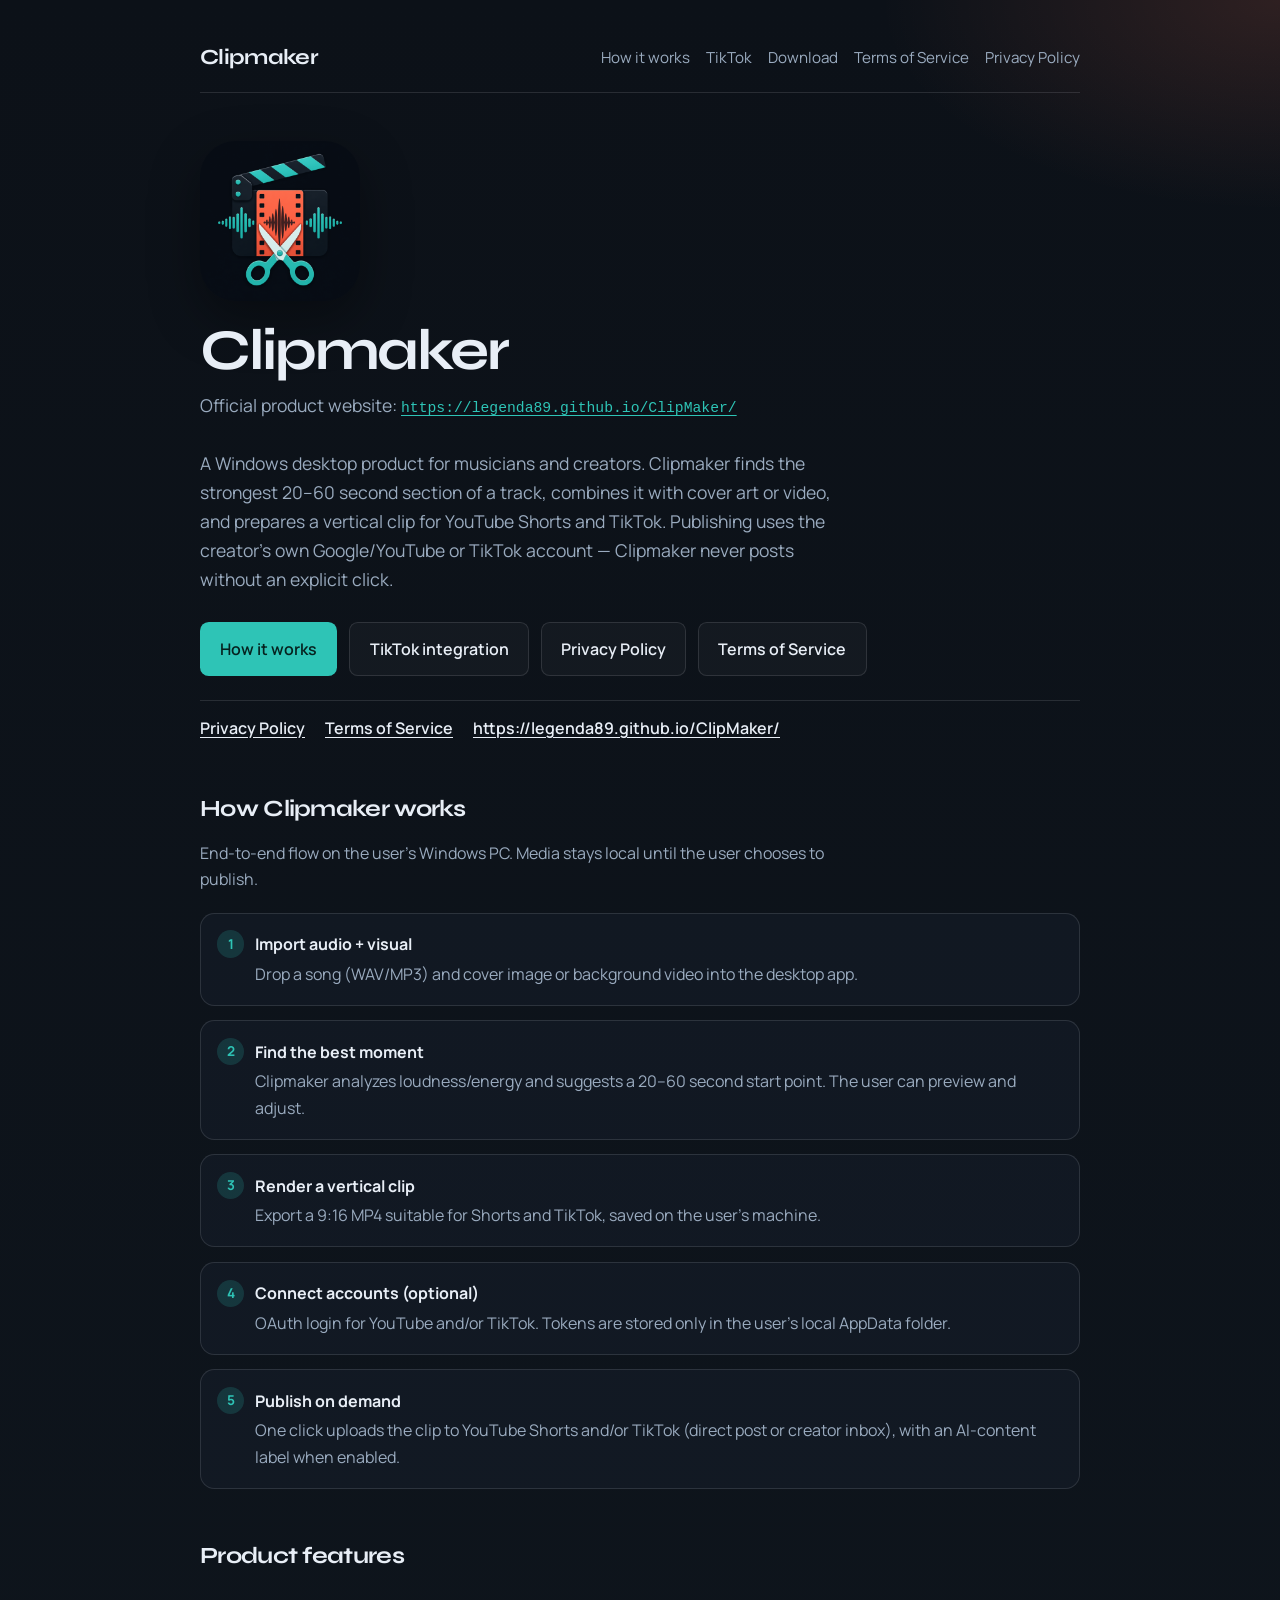
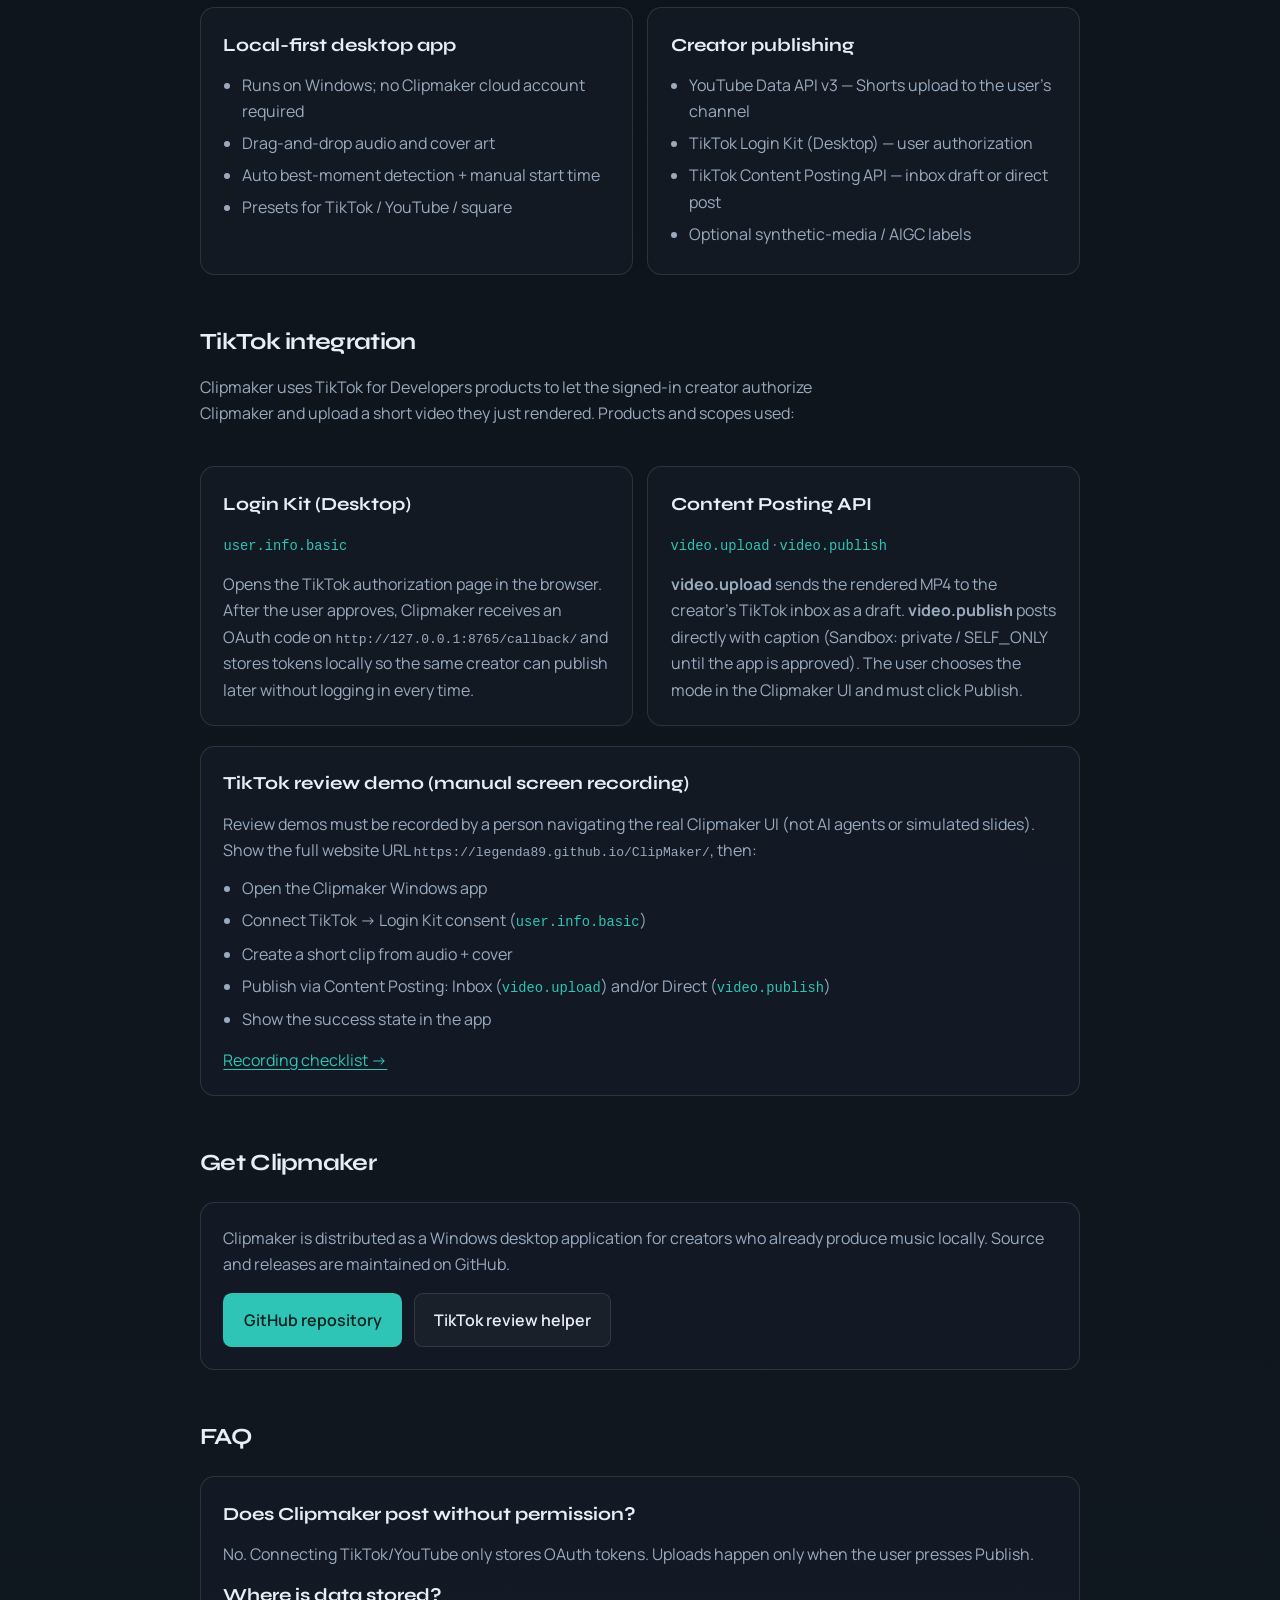
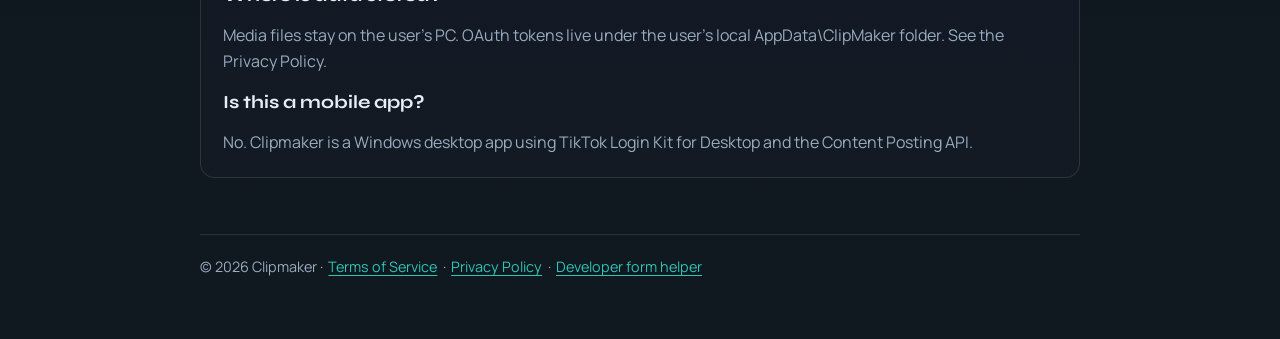
<file: docs/index.html>
<!DOCTYPE html>
<html lang="en">
<head>
  <meta charset="utf-8" />
  <meta name="viewport" content="width=device-width, initial-scale=1" />
  <title>Clipmaker</title>
  <meta name="application-name" content="Clipmaker" />
  <meta property="og:site_name" content="Clipmaker" />
  <meta property="og:title" content="Clipmaker" />
  <meta name="description" content="Clipmaker is a Windows desktop app that finds the best 20–60 second moment in a song, builds a vertical video with your cover art, and publishes to YouTube Shorts or TikTok with the user’s own account." />
  <link rel="icon" href="favicon.ico" sizes="any" />
  <link rel="icon" type="image/png" href="favicon-32.png" sizes="32x32" />
  <link rel="icon" type="image/png" href="favicon-16.png" sizes="16x16" />
  <link rel="apple-touch-icon" href="apple-touch-icon.png" sizes="180x180" />
  <link rel="preconnect" href="https://fonts.googleapis.com" />
  <link rel="preconnect" href="https://fonts.gstatic.com" crossorigin />
  <link href="https://fonts.googleapis.com/css2?family=Manrope:wght@400;600;700&family=Syne:wght@700;800&display=swap" rel="stylesheet" />
  <link rel="stylesheet" href="styles.css" />
</head>
<body>
  <div class="wrap">
    <nav class="nav">
      <a class="brand" href="index.html">Clipmaker</a>
      <div class="nav-links">
        <a href="#how">How it works</a>
        <a href="#tiktok">TikTok</a>
        <a href="#download">Download</a>
        <a href="terms.html">Terms of Service</a>
        <a href="privacy.html">Privacy Policy</a>
      </div>
    </nav>

    <header class="hero">
      <img class="app-icon" src="app-icon-1024.png" width="160" height="160" alt="Clipmaker app icon" />
      <h1>Clipmaker</h1>
      <p class="product-url">
        Official product website:
        <a href="https://legenda89.github.io/ClipMaker/">https://legenda89.github.io/ClipMaker/</a>
      </p>
      <p>
        A Windows desktop product for musicians and creators. Clipmaker finds the strongest
        20–60 second section of a track, combines it with cover art or video, and prepares a
        vertical clip for YouTube Shorts and TikTok. Publishing uses the creator’s own
        Google/YouTube or TikTok account — Clipmaker never posts without an explicit click.
      </p>
      <div class="cta-row">
        <a class="btn btn-primary" href="#how">How it works</a>
        <a class="btn btn-ghost" href="#tiktok">TikTok integration</a>
        <a class="btn btn-ghost" href="privacy.html">Privacy Policy</a>
        <a class="btn btn-ghost" href="terms.html">Terms of Service</a>
      </div>
      <div class="legal-bar">
        <a href="privacy.html">Privacy Policy</a>
        <a href="terms.html">Terms of Service</a>
        <a href="https://legenda89.github.io/ClipMaker/">https://legenda89.github.io/ClipMaker/</a>
      </div>
    </header>

    <section class="section" id="how">
      <h2>How Clipmaker works</h2>
      <p class="lead">End-to-end flow on the user’s Windows PC. Media stays local until the user chooses to publish.</p>
      <ol class="steps">
        <li>
          <strong>Import audio + visual</strong>
          Drop a song (WAV/MP3) and cover image or background video into the desktop app.
        </li>
        <li>
          <strong>Find the best moment</strong>
          Clipmaker analyzes loudness/energy and suggests a 20–60 second start point. The user can preview and adjust.
        </li>
        <li>
          <strong>Render a vertical clip</strong>
          Export a 9:16 MP4 suitable for Shorts and TikTok, saved on the user’s machine.
        </li>
        <li>
          <strong>Connect accounts (optional)</strong>
          OAuth login for YouTube and/or TikTok. Tokens are stored only in the user’s local AppData folder.
        </li>
        <li>
          <strong>Publish on demand</strong>
          One click uploads the clip to YouTube Shorts and/or TikTok (direct post or creator inbox), with an AI-content label when enabled.
        </li>
      </ol>
    </section>

    <section class="section">
      <h2>Product features</h2>
      <div class="grid-2">
        <div class="panel">
          <h3>Local-first desktop app</h3>
          <ul>
            <li>Runs on Windows; no Clipmaker cloud account required</li>
            <li>Drag-and-drop audio and cover art</li>
            <li>Auto best-moment detection + manual start time</li>
            <li>Presets for TikTok / YouTube / square</li>
          </ul>
        </div>
        <div class="panel">
          <h3>Creator publishing</h3>
          <ul>
            <li>YouTube Data API v3 — Shorts upload to the user’s channel</li>
            <li>TikTok Login Kit (Desktop) — user authorization</li>
            <li>TikTok Content Posting API — inbox draft or direct post</li>
            <li>Optional synthetic-media / AIGC labels</li>
          </ul>
        </div>
      </div>
    </section>

    <section class="section" id="tiktok">
      <h2>TikTok integration</h2>
      <p class="lead">
        Clipmaker uses TikTok for Developers products to let the signed-in creator authorize
        Clipmaker and upload a short video they just rendered. Products and scopes used:
      </p>
      <div class="grid-2">
        <div class="panel">
          <h3>Login Kit (Desktop)</h3>
          <p><span class="scope">user.info.basic</span></p>
          <p>
            Opens the TikTok authorization page in the browser. After the user approves,
            Clipmaker receives an OAuth code on <code>http://127.0.0.1:8765/callback/</code>
            and stores tokens locally so the same creator can publish later without logging in every time.
          </p>
        </div>
        <div class="panel">
          <h3>Content Posting API</h3>
          <p><span class="scope">video.upload</span> · <span class="scope">video.publish</span></p>
          <p>
            <strong>video.upload</strong> sends the rendered MP4 to the creator’s TikTok inbox as a draft.
            <strong>video.publish</strong> posts directly with caption (Sandbox: private / SELF_ONLY until the app is approved).
            The user chooses the mode in the Clipmaker UI and must click Publish.
          </p>
        </div>
      </div>
      <div class="panel">
        <h3>TikTok review demo (manual screen recording)</h3>
        <p>
          Review demos must be recorded by a person navigating the real Clipmaker UI
          (not AI agents or simulated slides). Show the full website URL
          <code>https://legenda89.github.io/ClipMaker/</code>, then:
        </p>
        <ul>
          <li>Open the Clipmaker Windows app</li>
          <li>Connect TikTok → Login Kit consent (<span class="scope">user.info.basic</span>)</li>
          <li>Create a short clip from audio + cover</li>
          <li>Publish via Content Posting: Inbox (<span class="scope">video.upload</span>) and/or Direct (<span class="scope">video.publish</span>)</li>
          <li>Show the success state in the app</li>
        </ul>
        <p style="margin-top:0.9rem"><a href="tiktok-fill.html">Recording checklist →</a></p>
      </div>
    </section>

    <section class="section" id="download">
      <h2>Get Clipmaker</h2>
      <div class="panel">
        <p>
          Clipmaker is distributed as a Windows desktop application for creators who already
          produce music locally. Source and releases are maintained on GitHub.
        </p>
        <div class="cta-row" style="margin-top:1rem">
          <a class="btn btn-primary" href="https://github.com/Legenda89/ClipMaker" target="_blank" rel="noopener">GitHub repository</a>
          <a class="btn btn-ghost" href="tiktok-fill.html">TikTok review helper</a>
        </div>
      </div>
    </section>

    <section class="section">
      <h2>FAQ</h2>
      <div class="panel">
        <h3>Does Clipmaker post without permission?</h3>
        <p>No. Connecting TikTok/YouTube only stores OAuth tokens. Uploads happen only when the user presses Publish.</p>
        <h3>Where is data stored?</h3>
        <p>Media files stay on the user’s PC. OAuth tokens live under the user’s local AppData\ClipMaker folder. See the Privacy Policy.</p>
        <h3>Is this a mobile app?</h3>
        <p>No. Clipmaker is a Windows desktop app using TikTok Login Kit for Desktop and the Content Posting API.</p>
      </div>
    </section>

    <footer class="footer">
      © <span id="y"></span> Clipmaker ·
      <a href="terms.html">Terms of Service</a> ·
      <a href="privacy.html">Privacy Policy</a> ·
      <a href="tiktok-fill.html">Developer form helper</a>
    </footer>
  </div>
  <script>document.getElementById("y").textContent = new Date().getFullYear();</script>
</body>
</html>
</file>
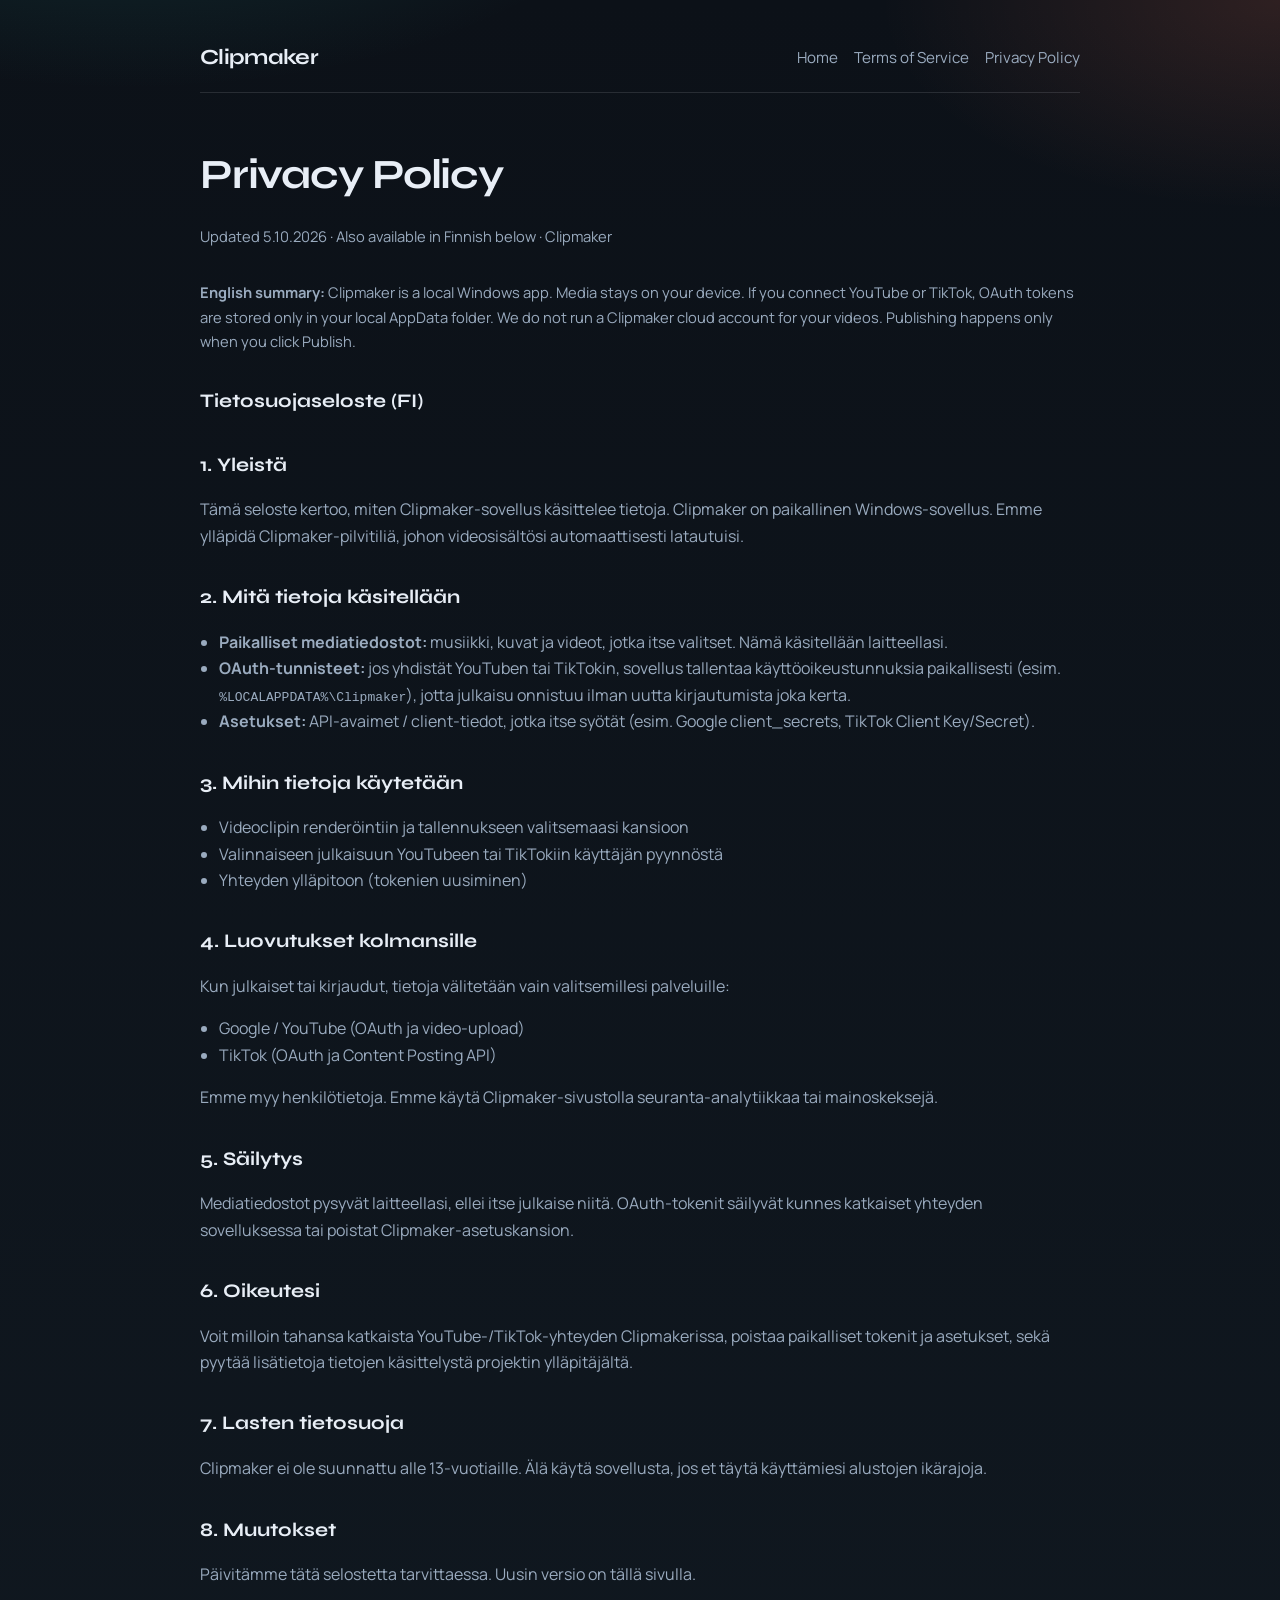
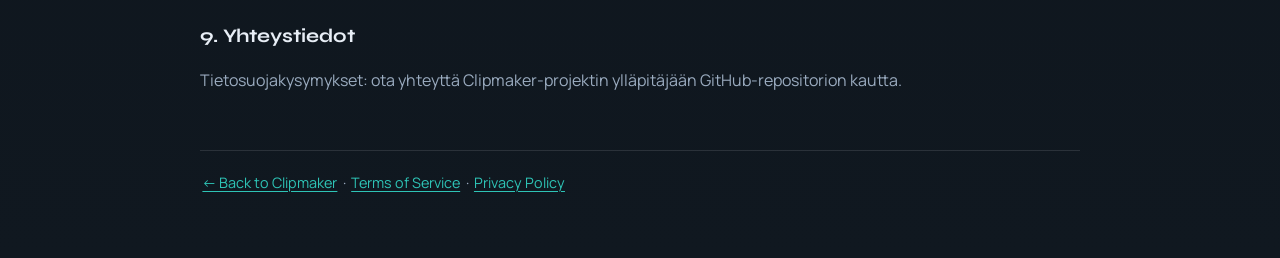
<file: docs/privacy.html>
<!DOCTYPE html>
<html lang="en">
<head>
  <meta charset="utf-8" />
  <meta name="viewport" content="width=device-width, initial-scale=1" />
  <title>Clipmaker — Privacy Policy</title>
  <meta name="application-name" content="Clipmaker" />
  <meta name="description" content="Privacy Policy for the Clipmaker Windows desktop application." />
  <link rel="icon" href="favicon.ico" sizes="any" />
  <link rel="icon" type="image/png" href="favicon-32.png" sizes="32x32" />
  <link rel="icon" type="image/png" href="favicon-16.png" sizes="16x16" />
  <link rel="apple-touch-icon" href="apple-touch-icon.png" sizes="180x180" />
  <link rel="preconnect" href="https://fonts.googleapis.com" />
  <link rel="preconnect" href="https://fonts.gstatic.com" crossorigin />
  <link href="https://fonts.googleapis.com/css2?family=Manrope:wght@400;600;700&family=Syne:wght@700;800&display=swap" rel="stylesheet" />
  <link rel="stylesheet" href="styles.css" />
</head>
<body>
  <div class="wrap legal">
    <nav class="nav">
      <a class="brand" href="index.html">Clipmaker</a>
      <div class="nav-links">
        <a href="index.html">Home</a>
        <a href="terms.html">Terms of Service</a>
        <a href="privacy.html">Privacy Policy</a>
      </div>
    </nav>

    <h1>Privacy Policy</h1>
    <p class="meta">Updated 5.10.2026 · Also available in Finnish below · Clipmaker</p>
    <p class="meta"><strong>English summary:</strong> Clipmaker is a local Windows app. Media stays on your device. If you connect YouTube or TikTok, OAuth tokens are stored only in your local AppData folder. We do not run a Clipmaker cloud account for your videos. Publishing happens only when you click Publish.</p>
    <h2>Tietosuojaseloste (FI)</h2>

    <h2>1. Yleistä</h2>
    <p>
      Tämä seloste kertoo, miten Clipmaker-sovellus käsittelee tietoja.
      Clipmaker on paikallinen Windows-sovellus. Emme ylläpidä Clipmaker-pilvitiliä,
      johon videosisältösi automaattisesti latautuisi.
    </p>

    <h2>2. Mitä tietoja käsitellään</h2>
    <ul>
      <li><strong>Paikalliset mediatiedostot:</strong> musiikki, kuvat ja videot, jotka itse valitset. Nämä käsitellään laitteellasi.</li>
      <li><strong>OAuth-tunnisteet:</strong> jos yhdistät YouTuben tai TikTokin, sovellus tallentaa käyttöoikeustunnuksia paikallisesti
        (esim. <code>%LOCALAPPDATA%\Clipmaker</code>), jotta julkaisu onnistuu ilman uutta kirjautumista joka kerta.</li>
      <li><strong>Asetukset:</strong> API-avaimet / client-tiedot, jotka itse syötät (esim. Google client_secrets, TikTok Client Key/Secret).</li>
    </ul>

    <h2>3. Mihin tietoja käytetään</h2>
    <ul>
      <li>Videoclipin renderöintiin ja tallennukseen valitsemaasi kansioon</li>
      <li>Valinnaiseen julkaisuun YouTubeen tai TikTokiin käyttäjän pyynnöstä</li>
      <li>Yhteyden ylläpitoon (tokenien uusiminen)</li>
    </ul>

    <h2>4. Luovutukset kolmansille</h2>
    <p>
      Kun julkaiset tai kirjaudut, tietoja välitetään vain valitsemillesi palveluille:
    </p>
    <ul>
      <li>Google / YouTube (OAuth ja video-upload)</li>
      <li>TikTok (OAuth ja Content Posting API)</li>
    </ul>
    <p>
      Emme myy henkilötietoja. Emme käytä Clipmaker-sivustolla seuranta-analytiikkaa tai mainoskeksejä.
    </p>

    <h2>5. Säilytys</h2>
    <p>
      Mediatiedostot pysyvät laitteellasi, ellei itse julkaise niitä.
      OAuth-tokenit säilyvät kunnes katkaiset yhteyden sovelluksessa tai poistat
      Clipmaker-asetuskansion.
    </p>

    <h2>6. Oikeutesi</h2>
    <p>
      Voit milloin tahansa katkaista YouTube-/TikTok-yhteyden Clipmakerissa,
      poistaa paikalliset tokenit ja asetukset, sekä pyytää lisätietoja
      tietojen käsittelystä projektin ylläpitäjältä.
    </p>

    <h2>7. Lasten tietosuoja</h2>
    <p>
      Clipmaker ei ole suunnattu alle 13-vuotiaille. Älä käytä sovellusta,
      jos et täytä käyttämiesi alustojen ikärajoja.
    </p>

    <h2>8. Muutokset</h2>
    <p>
      Päivitämme tätä selostetta tarvittaessa. Uusin versio on tällä sivulla.
    </p>

    <h2>9. Yhteystiedot</h2>
    <p>
      Tietosuojakysymykset: ota yhteyttä Clipmaker-projektin ylläpitäjään
      GitHub-repositorion kautta.
    </p>

    <footer class="footer">
      <a href="index.html">← Back to Clipmaker</a>
      · <a href="terms.html">Terms of Service</a>
      · <a href="privacy.html">Privacy Policy</a>
    </footer>
  </div>
</body>
</html>
</file>
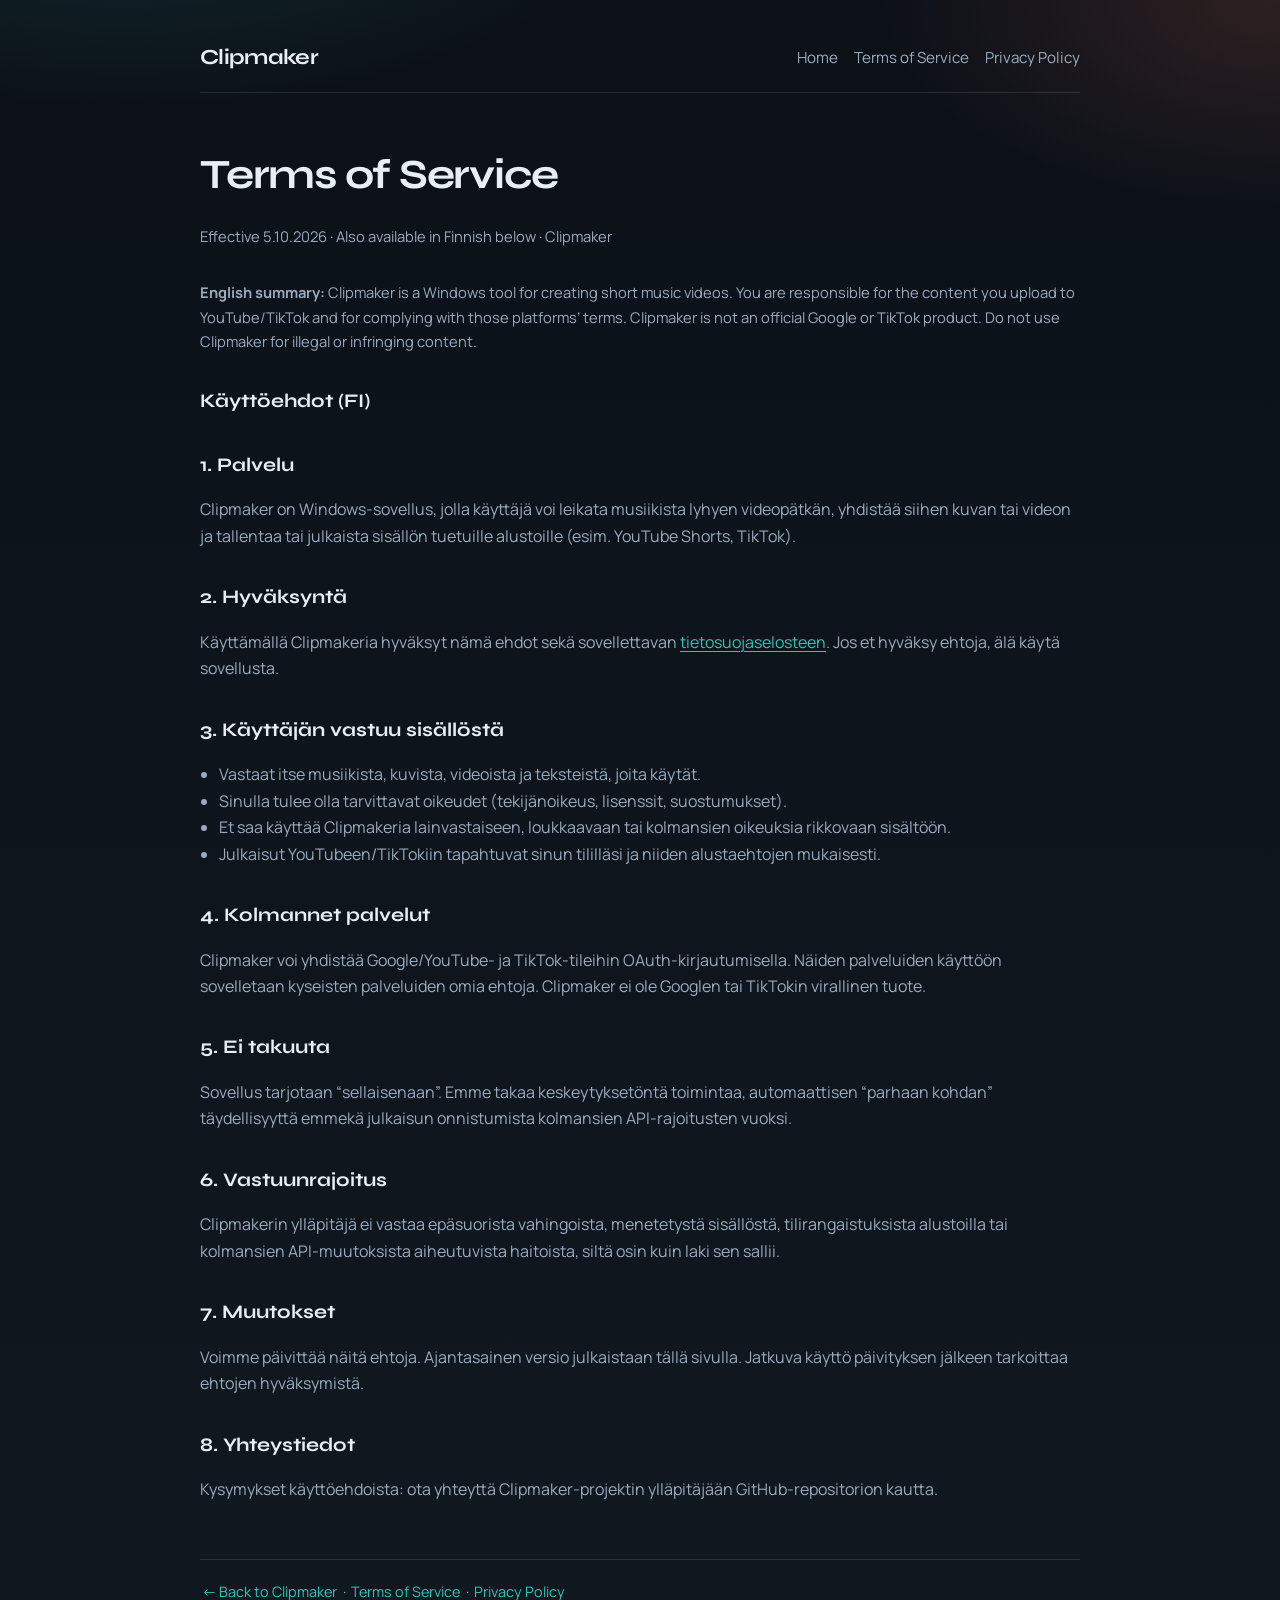
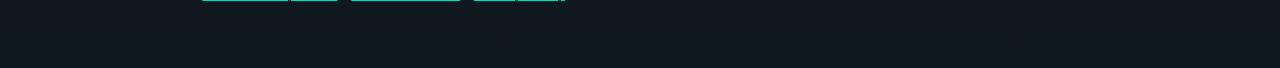
<file: docs/terms.html>
<!DOCTYPE html>
<html lang="en">
<head>
  <meta charset="utf-8" />
  <meta name="viewport" content="width=device-width, initial-scale=1" />
  <title>Clipmaker — Terms of Service</title>
  <meta name="application-name" content="Clipmaker" />
  <meta name="description" content="Terms of Service for the Clipmaker Windows desktop application." />
  <link rel="icon" href="favicon.ico" sizes="any" />
  <link rel="icon" type="image/png" href="favicon-32.png" sizes="32x32" />
  <link rel="icon" type="image/png" href="favicon-16.png" sizes="16x16" />
  <link rel="apple-touch-icon" href="apple-touch-icon.png" sizes="180x180" />
  <link rel="preconnect" href="https://fonts.googleapis.com" />
  <link rel="preconnect" href="https://fonts.gstatic.com" crossorigin />
  <link href="https://fonts.googleapis.com/css2?family=Manrope:wght@400;600;700&family=Syne:wght@700;800&display=swap" rel="stylesheet" />
  <link rel="stylesheet" href="styles.css" />
</head>
<body>
  <div class="wrap legal">
    <nav class="nav">
      <a class="brand" href="index.html">Clipmaker</a>
      <div class="nav-links">
        <a href="index.html">Home</a>
        <a href="terms.html">Terms of Service</a>
        <a href="privacy.html">Privacy Policy</a>
      </div>
    </nav>

    <h1>Terms of Service</h1>
    <p class="meta">Effective 5.10.2026 · Also available in Finnish below · Clipmaker</p>
    <p class="meta"><strong>English summary:</strong> Clipmaker is a Windows tool for creating short music videos. You are responsible for the content you upload to YouTube/TikTok and for complying with those platforms’ terms. Clipmaker is not an official Google or TikTok product. Do not use Clipmaker for illegal or infringing content.</p>
    <h2>Käyttöehdot (FI)</h2>

    <h2>1. Palvelu</h2>
    <p>
      Clipmaker on Windows-sovellus, jolla käyttäjä voi leikata musiikista lyhyen
      videopätkän, yhdistää siihen kuvan tai videon ja tallentaa tai julkaista
      sisällön tuetuille alustoille (esim. YouTube Shorts, TikTok).
    </p>

    <h2>2. Hyväksyntä</h2>
    <p>
      Käyttämällä Clipmakeria hyväksyt nämä ehdot sekä sovellettavan
      <a href="privacy.html">tietosuojaselosteen</a>. Jos et hyväksy ehtoja, älä käytä sovellusta.
    </p>

    <h2>3. Käyttäjän vastuu sisällöstä</h2>
    <ul>
      <li>Vastaat itse musiikista, kuvista, videoista ja teksteistä, joita käytät.</li>
      <li>Sinulla tulee olla tarvittavat oikeudet (tekijänoikeus, lisenssit, suostumukset).</li>
      <li>Et saa käyttää Clipmakeria lainvastaiseen, loukkaavaan tai kolmansien oikeuksia rikkovaan sisältöön.</li>
      <li>Julkaisut YouTubeen/TikTokiin tapahtuvat sinun tililläsi ja niiden alustaehtojen mukaisesti.</li>
    </ul>

    <h2>4. Kolmannet palvelut</h2>
    <p>
      Clipmaker voi yhdistää Google/YouTube- ja TikTok-tileihin OAuth-kirjautumisella.
      Näiden palveluiden käyttöön sovelletaan kyseisten palveluiden omia ehtoja.
      Clipmaker ei ole Googlen tai TikTokin virallinen tuote.
    </p>

    <h2>5. Ei takuuta</h2>
    <p>
      Sovellus tarjotaan “sellaisenaan”. Emme takaa keskeytyksetöntä toimintaa,
      automaattisen “parhaan kohdan” täydellisyyttä emmekä julkaisun onnistumista
      kolmansien API-rajoitusten vuoksi.
    </p>

    <h2>6. Vastuunrajoitus</h2>
    <p>
      Clipmakerin ylläpitäjä ei vastaa epäsuorista vahingoista, menetetystä sisällöstä,
      tilirangaistuksista alustoilla tai kolmansien API-muutoksista aiheutuvista haitoista,
      siltä osin kuin laki sen sallii.
    </p>

    <h2>7. Muutokset</h2>
    <p>
      Voimme päivittää näitä ehtoja. Ajantasainen versio julkaistaan tällä sivulla.
      Jatkuva käyttö päivityksen jälkeen tarkoittaa ehtojen hyväksymistä.
    </p>

    <h2>8. Yhteystiedot</h2>
    <p>
      Kysymykset käyttöehdoista: ota yhteyttä Clipmaker-projektin ylläpitäjään
      GitHub-repositorion kautta.
    </p>

    <footer class="footer">
      <a href="index.html">← Back to Clipmaker</a>
      · <a href="terms.html">Terms of Service</a>
      · <a href="privacy.html">Privacy Policy</a>
    </footer>
  </div>
</body>
</html>
</file>
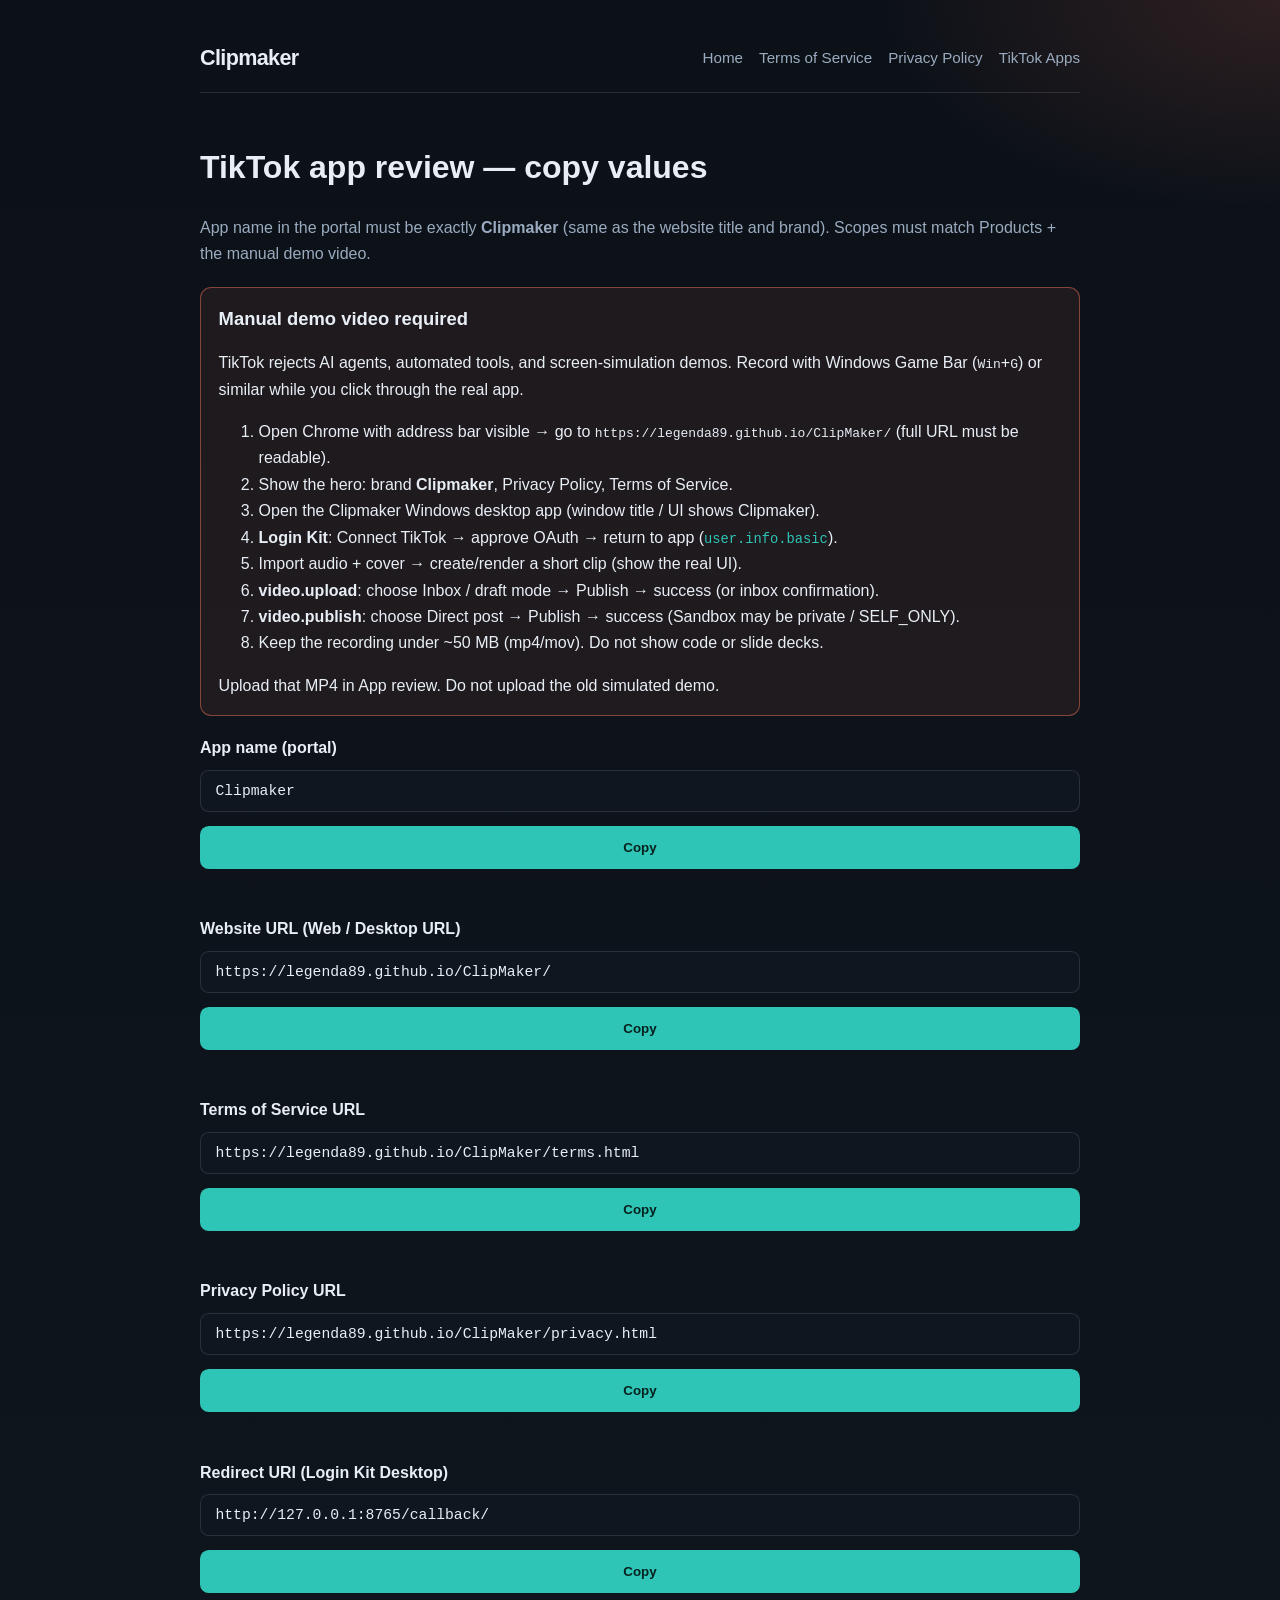
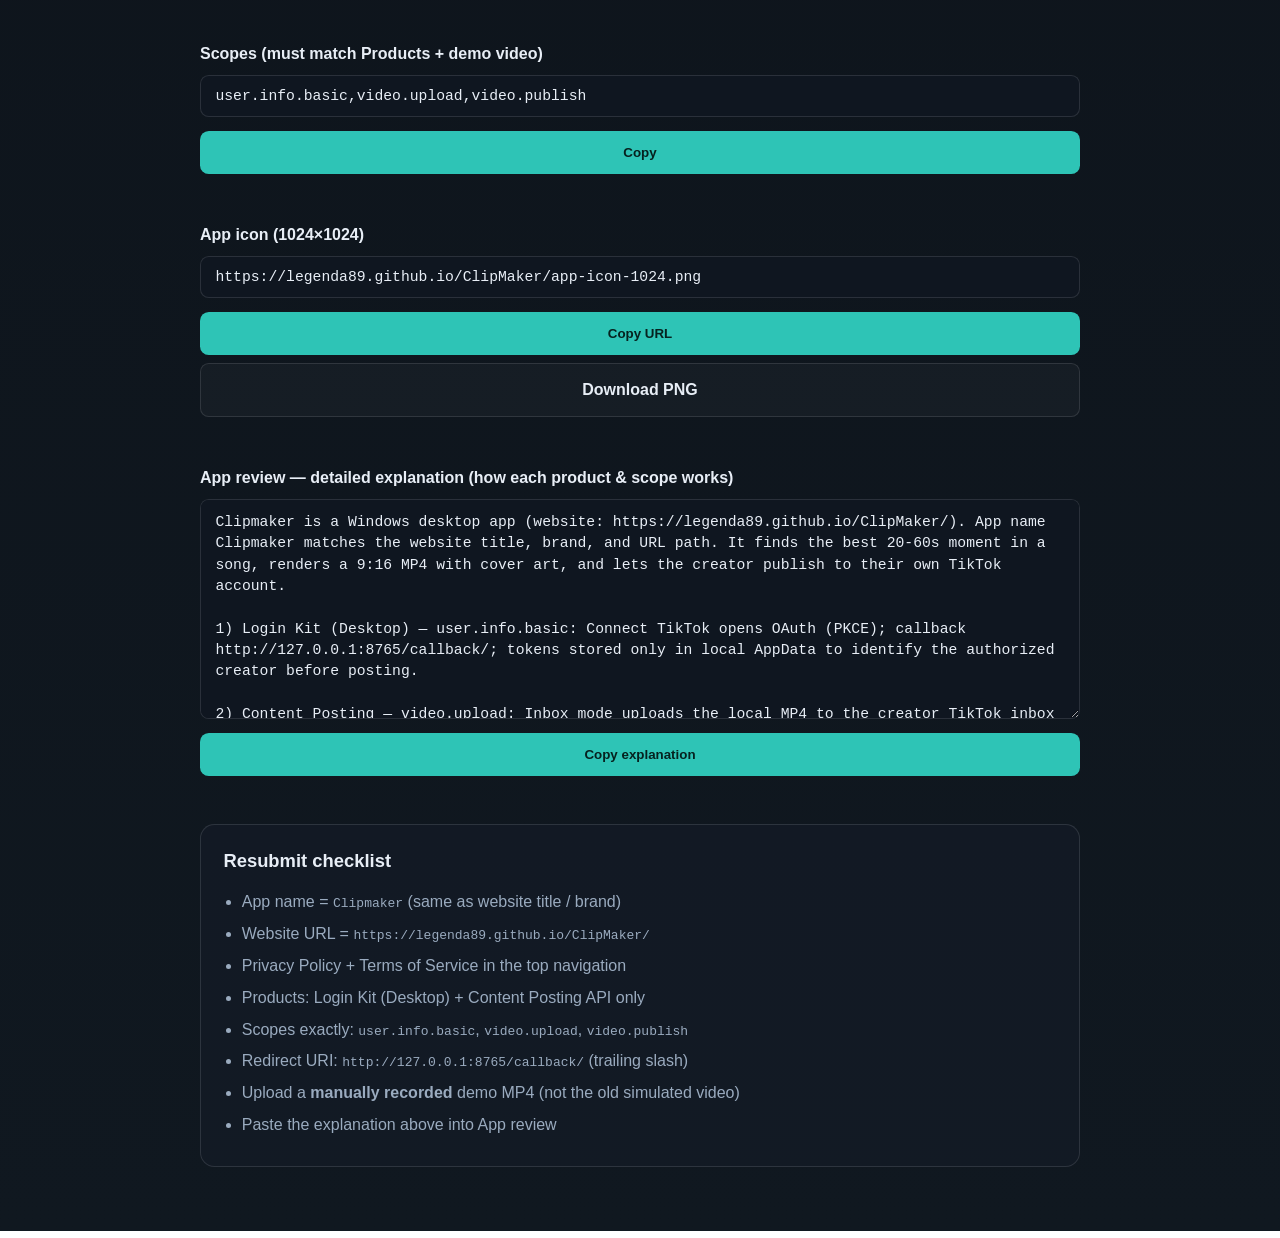
<file: docs/tiktok-fill.html>
<!DOCTYPE html>
<html lang="en">
<head>
  <meta charset="utf-8" />
  <meta name="viewport" content="width=device-width, initial-scale=1" />
  <title>Clipmaker — TikTok submission helper</title>
  <meta name="application-name" content="Clipmaker" />
  <link rel="icon" href="favicon.ico" sizes="any" />
  <link rel="icon" type="image/png" href="favicon-32.png" sizes="32x32" />
  <link rel="apple-touch-icon" href="apple-touch-icon.png" sizes="180x180" />
  <link rel="stylesheet" href="styles.css" />
  <style>
    .row { display:grid; gap:0.5rem; margin:1rem 0 1.4rem; }
    .row label { font-weight:700; color: var(--ink); }
    .row code, .row input, .row textarea {
      display:block; width:100%; padding:0.75rem 0.9rem;
      border-radius:0.55rem; border:1px solid var(--line);
      background:#0f1620; color:var(--ink); font-family:ui-monospace,monospace;
      font-size:0.92rem;
    }
    .row textarea { min-height: 220px; resize: vertical; line-height: 1.45; }
    .copy { margin-top:0.4rem; }
    .ok { color: var(--accent); font-size:0.9rem; min-height:1.2em; }
    .warn {
      border: 1px solid rgba(255, 122, 89, 0.45);
      background: rgba(255, 122, 89, 0.08);
      border-radius: 0.7rem;
      padding: 1rem 1.1rem;
      margin: 1.2rem 0;
    }
    .warn h2 { margin-top: 0; font-family: var(--font-display); font-size: 1.15rem; }
  </style>
</head>
<body>
  <div class="wrap">
    <nav class="nav">
      <a class="brand" href="index.html">Clipmaker</a>
      <div class="nav-links">
        <a href="index.html">Home</a>
        <a href="terms.html">Terms of Service</a>
        <a href="privacy.html">Privacy Policy</a>
        <a href="https://developers.tiktok.com/apps/" target="_blank" rel="noopener">TikTok Apps</a>
      </div>
    </nav>
    <h1 style="font-family:var(--font-display)">TikTok app review — copy values</h1>
    <p style="color:var(--muted)">
      App name in the portal must be exactly <strong>Clipmaker</strong> (same as the website title and brand).
      Scopes must match Products + the manual demo video.
    </p>

    <div class="warn">
      <h2>Manual demo video required</h2>
      <p>
        TikTok rejects AI agents, automated tools, and screen-simulation demos.
        Record with Windows Game Bar (<kbd>Win</kbd>+<kbd>G</kbd>) or similar while you click through the real app.
      </p>
      <ol>
        <li>Open Chrome with address bar visible → go to <code>https://legenda89.github.io/ClipMaker/</code> (full URL must be readable).</li>
        <li>Show the hero: brand <strong>Clipmaker</strong>, Privacy Policy, Terms of Service.</li>
        <li>Open the Clipmaker Windows desktop app (window title / UI shows Clipmaker).</li>
        <li><strong>Login Kit</strong>: Connect TikTok → approve OAuth → return to app (<span class="scope">user.info.basic</span>).</li>
        <li>Import audio + cover → create/render a short clip (show the real UI).</li>
        <li><strong>video.upload</strong>: choose Inbox / draft mode → Publish → success (or inbox confirmation).</li>
        <li><strong>video.publish</strong>: choose Direct post → Publish → success (Sandbox may be private / SELF_ONLY).</li>
        <li>Keep the recording under ~50&nbsp;MB (mp4/mov). Do not show code or slide decks.</li>
      </ol>
      <p style="margin-bottom:0">Upload that MP4 in App review. Do not upload the old simulated demo.</p>
    </div>

    <div class="row">
      <label>App name (portal)</label>
      <input id="appname" readonly value="Clipmaker" />
      <button class="btn btn-primary copy" data-target="appname">Copy</button>
      <div class="ok" id="ok-appname"></div>
    </div>
    <div class="row">
      <label>Website URL (Web / Desktop URL)</label>
      <input id="web" readonly value="https://legenda89.github.io/ClipMaker/" />
      <button class="btn btn-primary copy" data-target="web">Copy</button>
      <div class="ok" id="ok-web"></div>
    </div>
    <div class="row">
      <label>Terms of Service URL</label>
      <input id="tos" readonly value="https://legenda89.github.io/ClipMaker/terms.html" />
      <button class="btn btn-primary copy" data-target="tos">Copy</button>
      <div class="ok" id="ok-tos"></div>
    </div>
    <div class="row">
      <label>Privacy Policy URL</label>
      <input id="privacy" readonly value="https://legenda89.github.io/ClipMaker/privacy.html" />
      <button class="btn btn-primary copy" data-target="privacy">Copy</button>
      <div class="ok" id="ok-privacy"></div>
    </div>
    <div class="row">
      <label>Redirect URI (Login Kit Desktop)</label>
      <input id="redirect" readonly value="http://127.0.0.1:8765/callback/" />
      <button class="btn btn-primary copy" data-target="redirect">Copy</button>
      <div class="ok" id="ok-redirect"></div>
    </div>
    <div class="row">
      <label>Scopes (must match Products + demo video)</label>
      <input id="scopes" readonly value="user.info.basic,video.upload,video.publish" />
      <button class="btn btn-primary copy" data-target="scopes">Copy</button>
      <div class="ok" id="ok-scopes"></div>
    </div>
    <div class="row">
      <label>App icon (1024×1024)</label>
      <input id="icon" readonly value="https://legenda89.github.io/ClipMaker/app-icon-1024.png" />
      <button class="btn btn-primary copy" data-target="icon">Copy URL</button>
      <a class="btn btn-ghost" href="app-icon-1024.png" download>Download PNG</a>
      <div class="ok" id="ok-icon"></div>
    </div>

    <div class="row">
      <label>App review — detailed explanation (how each product &amp; scope works)</label>
      <textarea id="reason" readonly>Clipmaker is a Windows desktop app (website: https://legenda89.github.io/ClipMaker/). App name Clipmaker matches the website title, brand, and URL path. It finds the best 20-60s moment in a song, renders a 9:16 MP4 with cover art, and lets the creator publish to their own TikTok account.

1) Login Kit (Desktop) — user.info.basic: Connect TikTok opens OAuth (PKCE); callback http://127.0.0.1:8765/callback/; tokens stored only in local AppData to identify the authorized creator before posting.

2) Content Posting — video.upload: Inbox mode uploads the local MP4 to the creator TikTok inbox as a draft.

3) Content Posting — video.publish: Direct Post enabled; Direct mode posts with caption via FILE_UPLOAD (Sandbox may be SELF_ONLY).

No other scopes. Resubmit changes: App name Clipmaker aligned with website; Direct Post + video.publish; new manually recorded E2E demo showing the full Website URL and real UI interactions (not AI/simulated).</textarea>
      <button class="btn btn-primary copy" data-target="reason">Copy explanation</button>
      <div class="ok" id="ok-reason"></div>
    </div>

    <div class="panel">
      <h2>Resubmit checklist</h2>
      <ul>
        <li>App name = <code>Clipmaker</code> (same as website title / brand)</li>
        <li>Website URL = <code>https://legenda89.github.io/ClipMaker/</code></li>
        <li>Privacy Policy + Terms of Service in the top navigation</li>
        <li>Products: Login Kit (Desktop) + Content Posting API only</li>
        <li>Scopes exactly: <code>user.info.basic</code>, <code>video.upload</code>, <code>video.publish</code></li>
        <li>Redirect URI: <code>http://127.0.0.1:8765/callback/</code> (trailing slash)</li>
        <li>Upload a <strong>manually recorded</strong> demo MP4 (not the old simulated video)</li>
        <li>Paste the explanation above into App review</li>
      </ul>
    </div>
  </div>
  <script>
    document.querySelectorAll('.copy').forEach((btn) => {
      btn.addEventListener('click', async () => {
        const id = btn.getAttribute('data-target');
        const el = document.getElementById(id);
        await navigator.clipboard.writeText(el.value);
        document.getElementById('ok-' + id).textContent = 'Copied ✓';
      });
    });
  </script>
</body>
</html>
</file>
<file: docs/styles.css>
:root {
  --bg: #0c1118;
  --bg-2: #141c27;
  --ink: #e8eef6;
  --muted: #9aabbf;
  --accent: #2ec4b6;
  --accent-2: #ff7a59;
  --line: rgba(232, 238, 246, 0.12);
  --max: 880px;
  --font-display: "Syne", sans-serif;
  --font-body: "Manrope", sans-serif;
}

* { box-sizing: border-box; }
html { scroll-behavior: smooth; }
body {
  margin: 0;
  min-height: 100vh;
  color: var(--ink);
  font-family: var(--font-body);
  background:
    radial-gradient(1000px 500px at 10% -10%, rgba(46, 196, 182, 0.18), transparent 55%),
    radial-gradient(800px 420px at 100% 0%, rgba(255, 122, 89, 0.14), transparent 50%),
    linear-gradient(180deg, #0c1118 0%, #101820 100%);
  line-height: 1.65;
}

a { color: var(--accent); text-decoration-thickness: 1px; text-underline-offset: 3px; }
a:hover { color: #7eebdf; }

.wrap {
  width: min(100% - 2rem, var(--max));
  margin: 0 auto;
  padding: 2.5rem 0 4rem;
}

.nav {
  display: flex;
  flex-wrap: wrap;
  gap: 0.75rem 1.25rem;
  align-items: center;
  justify-content: space-between;
  margin-bottom: 3rem;
  padding-bottom: 1rem;
  border-bottom: 1px solid var(--line);
}

.brand {
  font-family: var(--font-display);
  font-weight: 700;
  font-size: 1.35rem;
  letter-spacing: -0.03em;
  color: var(--ink);
  text-decoration: none;
}

.nav-links {
  display: flex;
  gap: 1rem;
  flex-wrap: wrap;
}

.nav-links a {
  color: var(--muted);
  text-decoration: none;
  font-size: 0.95rem;
}
.nav-links a:hover { color: var(--ink); }

.hero h1 {
  font-family: var(--font-display);
  font-size: clamp(2.4rem, 6vw, 3.6rem);
  line-height: 1.05;
  letter-spacing: -0.04em;
  margin: 0 0 0.65rem;
}

.product-url {
  margin: 0 0 1rem;
  color: var(--muted);
  font-size: 0.98rem;
  word-break: break-all;
}
.product-url a {
  color: var(--accent);
  font-family: ui-monospace, monospace;
  font-size: 0.92rem;
}

.app-icon {
  display: block;
  width: 160px;
  height: 160px;
  border-radius: 36px;
  margin: 0 0 1.25rem;
  box-shadow: 0 18px 50px rgba(0, 0, 0, 0.35);
}

.hero p {
  color: var(--muted);
  font-size: 1.1rem;
  max-width: 40rem;
  margin: 0 0 1.75rem;
}

.cta-row {
  display: flex;
  flex-wrap: wrap;
  gap: 0.75rem;
}

.btn {
  display: inline-flex;
  align-items: center;
  justify-content: center;
  padding: 0.8rem 1.2rem;
  border-radius: 0.55rem;
  font-weight: 600;
  text-decoration: none;
  border: 1px solid transparent;
}
.btn-primary {
  background: var(--accent);
  color: #06221f;
}
.btn-primary:hover { background: #55d9cd; color: #06221f; }
.btn-ghost {
  border-color: var(--line);
  color: var(--ink);
  background: rgba(255,255,255,0.03);
}
.btn-ghost:hover { border-color: rgba(232,238,246,0.3); color: var(--ink); }

.section {
  margin-top: 3rem;
}
.section > h2 {
  font-family: var(--font-display);
  font-size: 1.45rem;
  letter-spacing: -0.03em;
  margin: 0 0 0.75rem;
}
.section > .lead {
  color: var(--muted);
  margin: 0 0 1.25rem;
  max-width: 40rem;
}

.panel {
  margin-top: 1.25rem;
  padding: 1.35rem 1.4rem;
  border: 1px solid var(--line);
  border-radius: 0.9rem;
  background: rgba(20, 28, 39, 0.7);
}

.panel h2, .panel h3 {
  font-family: var(--font-display);
  font-size: 1.15rem;
  margin: 0 0 0.75rem;
}

.panel ul {
  margin: 0;
  padding-left: 1.15rem;
  color: var(--muted);
}

.panel li { margin: 0.35rem 0; }
.panel p { color: var(--muted); margin: 0 0 0.75rem; }
.panel p:last-child { margin-bottom: 0; }

.steps {
  display: grid;
  gap: 0.9rem;
  margin: 0;
  padding: 0;
  list-style: none;
  counter-reset: step;
}
.steps li {
  border: 1px solid var(--line);
  border-radius: 0.9rem;
  background: rgba(20, 28, 39, 0.7);
  padding: 1.1rem 1.2rem 1.1rem 3.4rem;
  position: relative;
  color: var(--muted);
}
.steps li::before {
  counter-increment: step;
  content: counter(step);
  position: absolute;
  left: 1rem;
  top: 1.05rem;
  width: 1.7rem;
  height: 1.7rem;
  border-radius: 999px;
  background: rgba(46, 196, 182, 0.18);
  color: var(--accent);
  font-weight: 700;
  font-size: 0.85rem;
  display: grid;
  place-items: center;
}
.steps strong {
  display: block;
  color: var(--ink);
  margin-bottom: 0.2rem;
}

.grid-2 {
  display: grid;
  gap: 0.9rem;
}
@media (min-width: 720px) {
  .grid-2 { grid-template-columns: 1fr 1fr; }
}

.scope {
  font-family: ui-monospace, SFMono-Regular, Menlo, Consolas, monospace;
  font-size: 0.86rem;
  color: var(--accent);
}

.legal h1 {
  font-family: var(--font-display);
  font-size: clamp(1.9rem, 4vw, 2.6rem);
  letter-spacing: -0.03em;
  margin: 0 0 0.5rem;
}

.meta {
  color: var(--muted);
  font-size: 0.92rem;
  margin-bottom: 2rem;
}

.legal h2 {
  font-family: var(--font-display);
  font-size: 1.2rem;
  margin: 2rem 0 0.6rem;
}

.legal p, .legal li { color: var(--muted); }
.legal ul { padding-left: 1.2rem; }

.footer {
  margin-top: 3.5rem;
  padding-top: 1.25rem;
  border-top: 1px solid var(--line);
  color: var(--muted);
  font-size: 0.9rem;
}
.footer a { margin: 0 0.15rem; }

.legal-bar {
  display: flex;
  flex-wrap: wrap;
  gap: 0.75rem 1.25rem;
  margin: 1.5rem 0 0;
  padding: 0.9rem 0 0;
  border-top: 1px solid var(--line);
}
.legal-bar a {
  color: var(--ink);
  font-weight: 600;
  text-decoration: underline;
}
</file>
